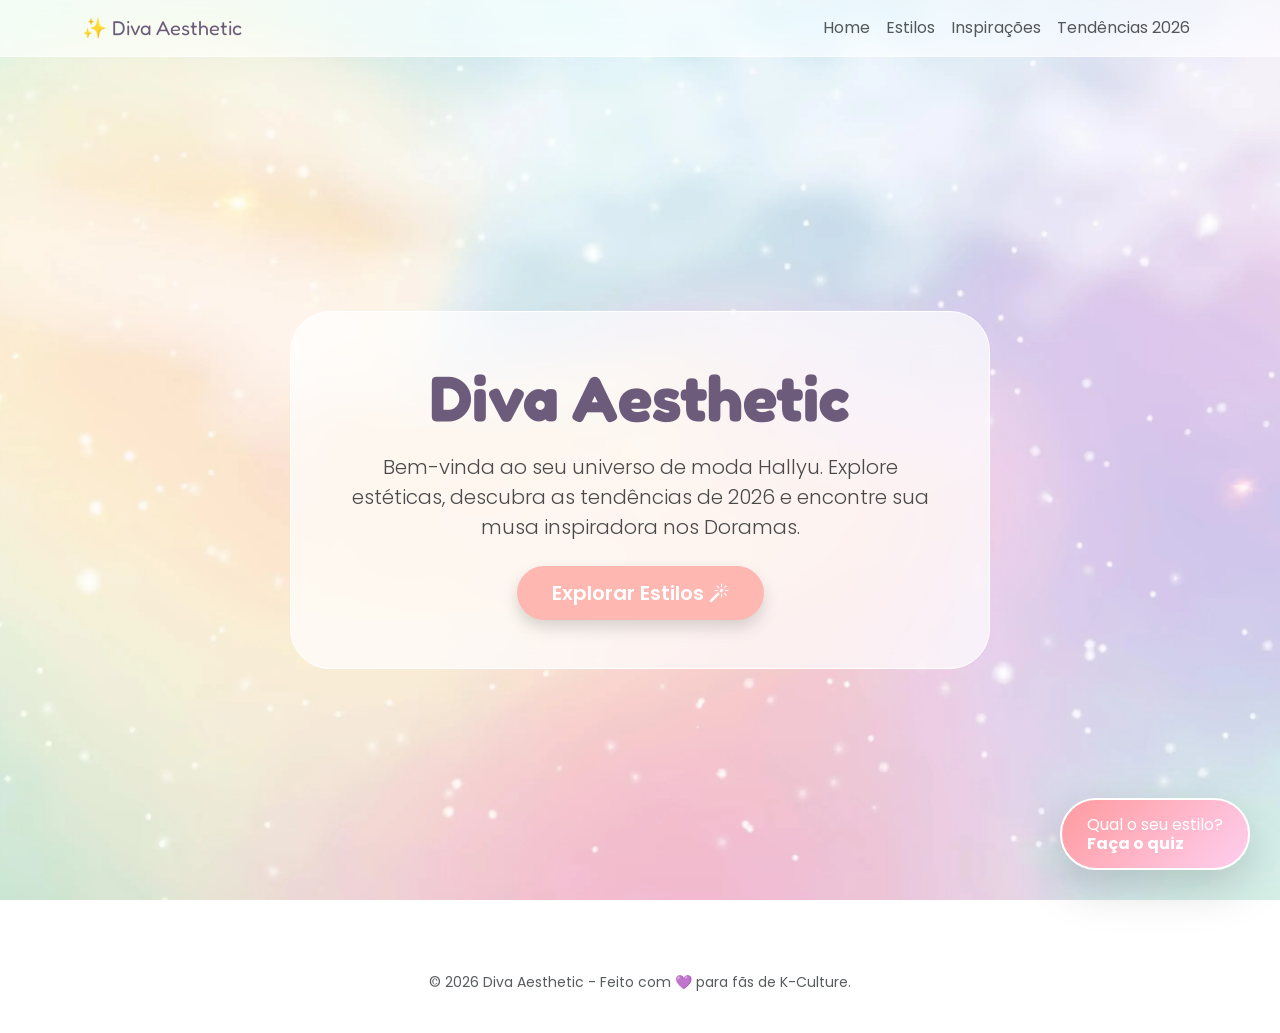
<file: diva-aesthetic/index.html>
<!DOCTYPE html>
<html lang="pt-BR">
<head>
    <meta charset="UTF-8">
    <meta name="viewport" content="width=device-width, initial-scale=1.0">
    <meta name="description" content="Explore estéticas K-Style, tendências de moda 2026 e inspirações de doramas coreanos. Descubra seu estilo aesthetic perfeito.">
    <meta name="keywords" content="K-Style, Doramas, Aesthetic, Moda Coreana, Tendências 2026">
    <meta name="author" content="Daniele Avelino">
    <title>Diva Aesthetic | K-Style & Doramas</title>
    <!-- Bootstrap CSS -->
    <link href="https://cdn.jsdelivr.net/npm/bootstrap@5.3.2/dist/css/bootstrap.min.css" rel="stylesheet">
    <!-- Google Fonts -->
    <link href="https://fonts.googleapis.com/css2?family=Fredoka:wght@400;600&family=Poppins:wght@300;400;600&display=swap" rel="stylesheet">
    <!-- Bootstrap Icons -->
    <link rel="stylesheet" href="https://cdn.jsdelivr.net/npm/bootstrap-icons@1.11.1/font/bootstrap-icons.css">
    <!-- CSS Customizado -->
    <link rel="stylesheet" href="style.css">

    <link rel="shortcut icon" href="favicon.ico" type="image/x-icon">
</head>
<body>

    <!-- ==================== NAVEGAÇÃO ==================== -->
    <nav class="navbar navbar-expand-lg fixed-top glass-effect" role="navigation" aria-label="Menu principal">
        <div class="container">
            <a class="navbar-brand logo-font" href="#" onclick="router('home')" aria-label="Ir para página inicial">✨ Diva Aesthetic</a>
            <button class="navbar-toggler border-0" type="button" data-bs-toggle="collapse" data-bs-target="#navbarNav" aria-expanded="false" aria-label="Abrir menu de navegação">
                <span class="navbar-toggler-icon"></span>
            </button>
            <div class="collapse navbar-collapse justify-content-end" id="navbarNav">
                <ul class="navbar-nav text-center" role="menubar">
                    <li class="nav-item" role="none"><a class="nav-link" href="#" onclick="router('home')" role="menuitem">Home</a></li>
                    <li class="nav-item" role="none"><a class="nav-link" href="#" onclick="router('estilos')" role="menuitem">Estilos</a></li>
                    <li class="nav-item" role="none"><a class="nav-link" href="#" onclick="router('inspiracoes')" role="menuitem">Inspirações</a></li>
                    <li class="nav-item" role="none"><a class="nav-link" href="#" onclick="router('tendencias')" role="menuitem">Tendências 2026</a></li>
                </ul>
            </div>
        </div>
    </nav>

    <!-- ==================== CONTEÚDO PRINCIPAL ==================== -->
    <main id="main-content" role="main">
        <!-- Seção Home -->
        <section id="home" class="page-section active-section">
            <div class="hero-full d-flex align-items-center justify-content-center text-center">
                <div class="glass-card p-5 mx-3">
                    <h1 class="display-3 fw-bold logo-font text-purple">Diva Aesthetic</h1>
                    <p class="lead mt-3 mb-4">Bem-vinda ao seu universo de moda Hallyu. Explore estéticas, descubra as tendências de 2026 e encontre sua musa inspiradora nos Doramas.</p>
                    <button class="btn btn-custom btn-lg shadow" onclick="router('estilos')">Explorar Estilos <i class="bi bi-magic"></i></button>
                </div>
            </div>
        </section>

        <!-- Seção Estilos -->
        <section id="estilos" class="page-section d-none py-5 mt-5">
            <div class="container">
                <h2 class="text-center mb-5 section-title">💫 Galeria de Estilos</h2>
                <div id="styles-container" class="row g-4">
                    </div>
            </div>
        </section>

        <!-- Seção Inspirações -->
        <section id="inspiracoes" class="page-section d-none py-5 mt-5">
            <div class="container">
                <h2 class="text-center mb-2 section-title">📺 Musas de Dorama</h2>
                <p class="text-center text-muted mb-5">Personagens reais que definem cada estética.</p>
                <div class="row justify-content-center mb-5">
                    <div class="col-md-6">
                        <div class="input-group">
                            <span class="input-group-text bg-white border-end-0 rounded-start-pill"><i class="bi bi-search text-pink"></i></span>
                            <input type="text" id="searchInspo" class="form-control border-start-0 rounded-end-pill shadow-none" placeholder="Pesquise por dorama ou personagem...">
                        </div>
                    </div>
                </div>
                <div id="inspirations-container" class="row g-4">
                    </div>
            </div>
        </section>

        <!-- Seção Tendências -->
        <section id="tendencias" class="page-section d-none py-5 mt-5">
            <div class="container">
                <h2 class="text-center mb-5 section-title">🔮 Fashion Future 2026</h2>
                <div class="row g-4 align-items-center">
                    <div class="col-lg-6">
                        <img src="imagens-estilos/tendencias.webp" class="img-fluid rounded-5 shadow-lg" alt="Futuro da Moda">
                    </div>
                    <div class="col-lg-6">
                        <div class="p-4 bg-white rounded-4 shadow-sm">
                            <h4 class="text-purple fw-bold mb-3">O que esperar da moda Hallyu?</h4>
                            <p>Em 2026, a tecnologia deixa de ser apenas um acessório e passa a ser o tecido da nossa realidade. Veremos o surgimento de peças modulares e materiais biodegradáveis de alta performance.</p>
                            <hr>
                            <ul class="list-unstyled">
                                <li class="mb-3"><i class="bi bi-check2-circle text-pink"></i> <strong>Moda Sustentável 3.0:</strong> Tecidos feitos de algas que purificam o ar.</li>
                                <li class="mb-3"><i class="bi bi-check2-circle text-pink"></i> <strong>Acessórios Holo-Core:</strong> Joias de projeção holográfica.</li>
                                <li><i class="bi bi-check2-circle text-pink"></i> <strong>Smart Fabrics:</strong> Roupas que mudam de cor via Bluetooth.</li>
                            </ul>
                        </div>
                    </div>
                </div>
            </div>
        </section>
    </main>

    <!-- ==================== RODAPÉ ==================== -->
    <footer class="text-center py-4 bg-white mt-5" role="contentinfo">
        <p class="text-muted small">© 2026 Diva Aesthetic - Feito com 💜 para fãs de K-Culture.</p>
    </footer>

    <!-- ==================== BOTÃO FLUTUANTE ==================== -->
    <a href="https://daniieleavelino.github.io/portfoliocianopink/quiz/" class="quiz-btn shadow-lg" onclick>
        Qual o seu estilo? <br><strong>Faça o quiz</strong>
    </a>

    <!-- ==================== SCRIPTS ==================== -->
    <!-- Bootstrap JS -->
    <script src="https://cdn.jsdelivr.net/npm/bootstrap@5.3.2/dist/js/bootstrap.bundle.min.js"></script>
    <!-- Script Customizado -->
    <script src="script.js"></script>
</body>
</html>
</file>
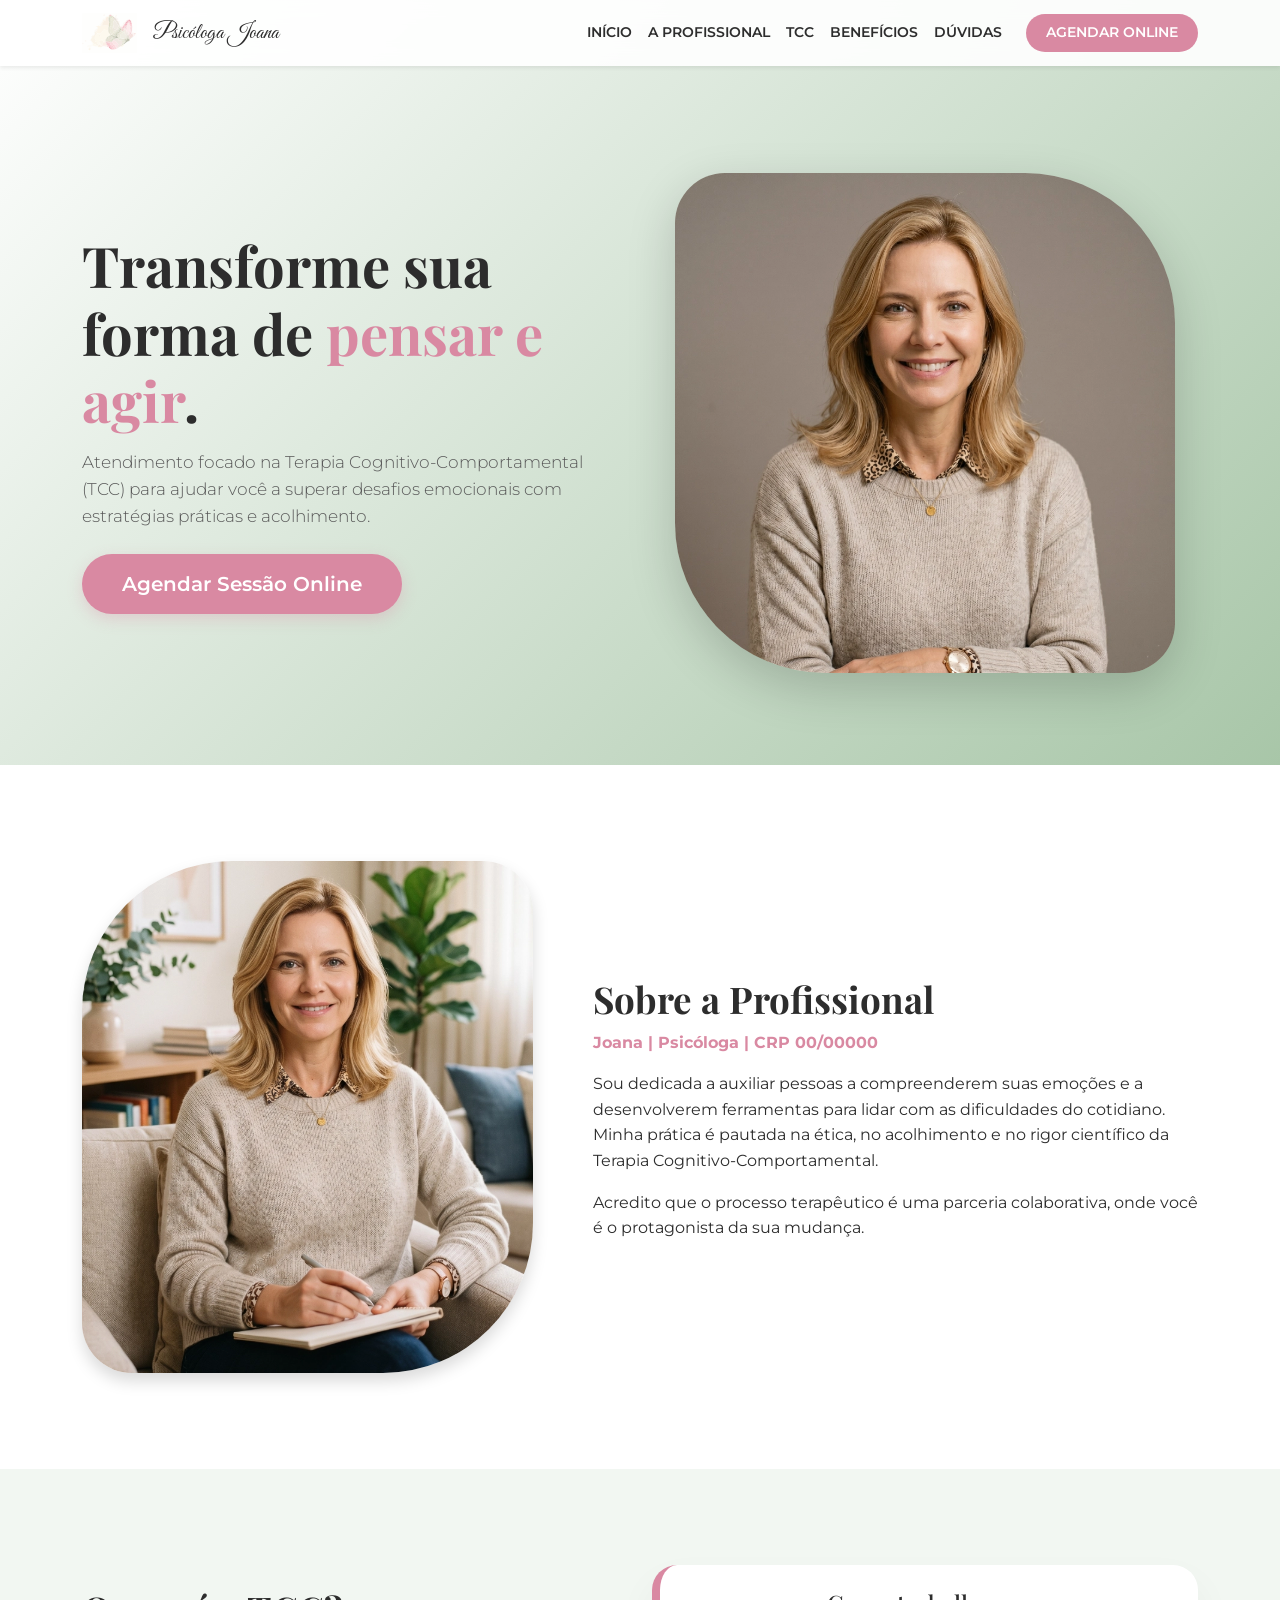
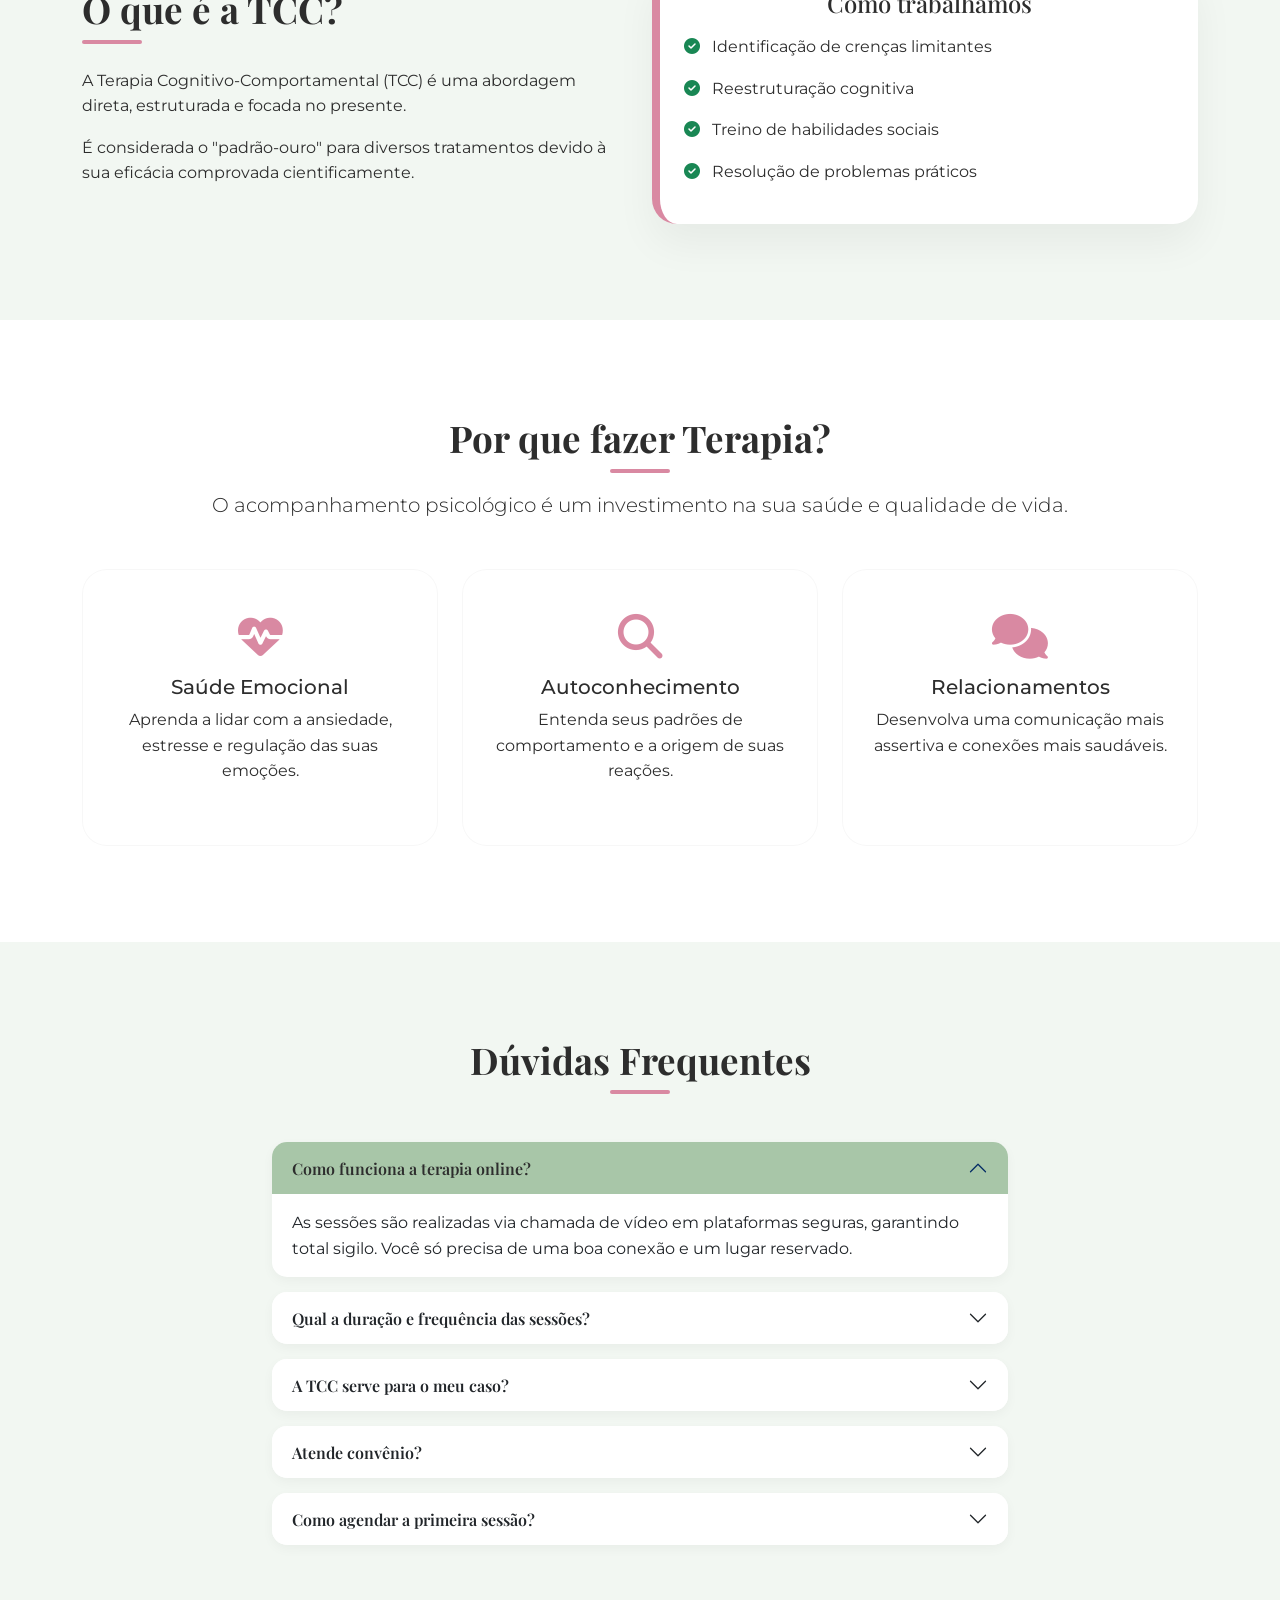
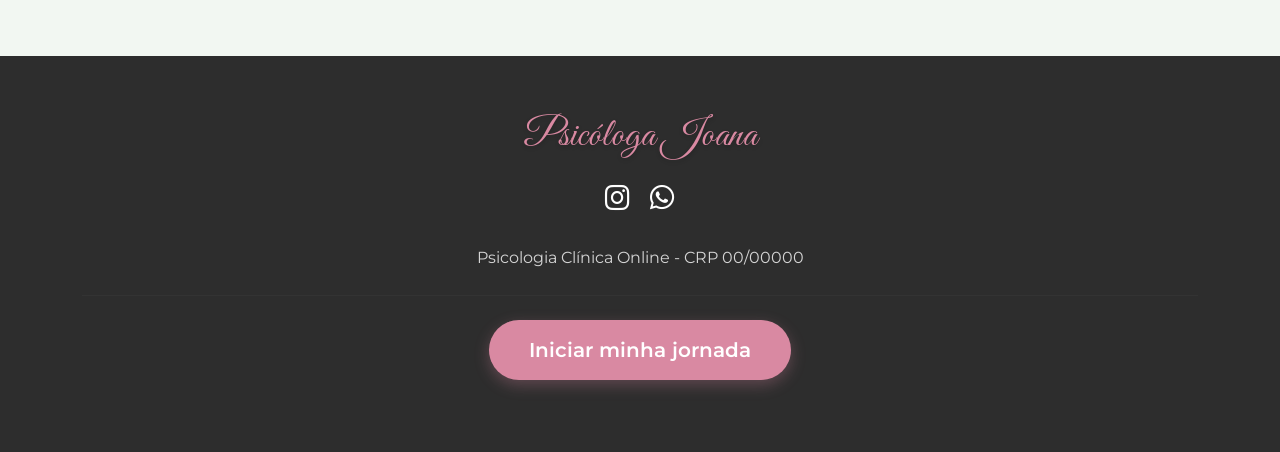
<file: psicologia/index.html>
<!DOCTYPE html>
<html lang="pt-br">

<head>
    <meta charset="UTF-8">
    <meta name="viewport" content="width=device-width, initial-scale=1.0">
    <title>Joana | Psicóloga TCC - CRP 00/00000</title>

    <link href="https://cdn.jsdelivr.net/npm/bootstrap@5.3.2/dist/css/bootstrap.min.css" rel="stylesheet">
    <link
        href="https://fonts.googleapis.com/css2?family=Great+Vibes&family=Montserrat:wght@300;400;600&family=Playfair+Display:wght@700&display=swap"
        rel="stylesheet">
    <link rel="stylesheet" href="https://cdnjs.cloudflare.com/ajax/libs/font-awesome/6.4.2/css/all.min.css">
    <link href="https://unpkg.com/aos@2.3.1/dist/aos.css" rel="stylesheet">

    <link rel="stylesheet" href="style.css">
    <link rel="icon" type="image/png" sizes="32x32" href="favicon_io/favicon-32x32.png">
    <link rel="icon" type="image/png" sizes="16x16" href="favicon_io/favicon-16x16.png">
</head>

<body>

    <nav class="navbar navbar-expand-lg fixed-top shadow-sm" id="mainNav">
        <div class="container">
            <a class="navbar-brand d-flex align-items-center" href="#inicio">

                <!-- BORBOLETA -->
                <div class="brand-icon me-2">
                    <img src="imagens/svg-borboleta.svg" alt="Borboleta" style="height: 40px; width: auto;" />
                </div>
                <div class="brand-name ms-2 logo-font">Psicóloga Joana</div>

            </a>
            <button class="navbar-toggler" type="button" data-bs-toggle="collapse" data-bs-target="#navbarNav">
                <span class="navbar-toggler-icon"></span>
            </button>
            <div class="collapse navbar-collapse" id="navbarNav">
                <ul class="navbar-nav ms-auto text-uppercase">
                    <li class="nav-item"><a class="nav-link" href="#inicio">Início</a></li>
                    <li class="nav-item"><a class="nav-link" href="#sobre">A Profissional</a></li>
                    <li class="nav-item"><a class="nav-link" href="#abordagem">TCC</a></li>
                    <li class="nav-item"><a class="nav-link" href="#beneficios">Benefícios</a></li>
                    <li class="nav-item"><a class="nav-link" href="#faq">Dúvidas</a></li>
                    <li class="nav-item"><a class="nav-link btn-cta-nav ms-lg-3"
                            href="https://wa.me/0000000000000">Agendar Online</a></li>
                </ul>
            </div>
        </div>
    </nav>

    <section id="inicio" class="hero-section d-flex align-items-center">
        <div class="container">
            <div class="row align-items-center">
                <div class="col-lg-6" data-aos="fade-up">
                    <h1 class="display-4 fw-bold mb-3">Transforme sua forma de <span class="text-accent">pensar e
                            agir</span>.</h1>
                    <p class="lead mb-4">Atendimento focado na Terapia Cognitivo-Comportamental (TCC) para ajudar você a
                        superar desafios emocionais com estratégias práticas e acolhimento.</p>
                    <div class="d-grid d-md-flex gap-3">
                        <a href="https://wa.me/0000000000000" class="btn btn-primary-custom btn-lg">Agendar Sessão
                            Online</a>
                    </div>
                </div>
                <div class="col-lg-6 text-center" data-aos="zoom-in">
                    <div class="hero-img-wrapper mt-5 mt-lg-0">
                        <img src="imagens/hero.webp
                        " alt="Emilly Ferrarini" class="img-fluid rounded-custom shadow-lg">
                    </div>
                </div>
            </div>
        </div>
    </section>

    <section id="sobre" class="py-5 bg-white">
        <div class="container py-5">
            <div class="row align-items-center">
                <div class="col-lg-5 mb-4 mb-lg-0" data-aos="fade-right">
                    <img src="imagens/sobre.webp" class="img-fluid rounded-custom-alt shadow">
                </div>
                <div class="col-lg-7 ps-lg-5" data-aos="fade-left">
                    <h2 class="section-title">Sobre a Profissional</h2>
                    <p class="text-accent fw-bold mb-3">Joana | Psicóloga | CRP 00/00000</p>
                    <p>Sou dedicada a auxiliar pessoas a compreenderem suas emoções e a desenvolverem ferramentas para
                        lidar com as dificuldades do cotidiano. Minha prática é pautada na ética, no acolhimento e no
                        rigor científico da Terapia Cognitivo-Comportamental.</p>
                    <p>Acredito que o processo terapêutico é uma parceria colaborativa, onde você é o protagonista da
                        sua mudança.</p>
                </div>
            </div>
        </div>
    </section>

    <section id="abordagem" class="py-5 bg-light-green">
        <div class="container py-5">
            <div class="row align-items-center">
                <div class="col-lg-6" data-aos="fade-right">
                    <h2 class="section-title">O que é a TCC?</h2>
                    <div class="divider mb-4"></div>
                    <p>A Terapia Cognitivo-Comportamental (TCC) é uma abordagem direta, estruturada e focada no
                        presente.</p>
                    <p>É considerada o "padrão-ouro" para diversos tratamentos devido à sua eficácia comprovada
                        cientificamente.</p>
                </div>
                <div class="col-lg-6" data-aos="fade-left">
                    <div class="card-tcc p-4 bg-white">
                        <h4 class="mb-3 text-center">Como trabalhamos</h4>
                        <ul class="list-unstyled custom-list">
                            <li class="mb-3"><i class="fas fa-check-circle text-success me-2"></i> Identificação de
                                crenças limitantes</li>
                            <li class="mb-3"><i class="fas fa-check-circle text-success me-2"></i> Reestruturação
                                cognitiva</li>
                            <li class="mb-3"><i class="fas fa-check-circle text-success me-2"></i> Treino de habilidades
                                sociais</li>
                            <li><i class="fas fa-check-circle text-success me-2"></i> Resolução de problemas práticos
                            </li>
                        </ul>
                    </div>
                </div>
            </div>
        </div>
    </section>

    <section id="beneficios" class="py-5 bg-white">
        <div class="container py-5">
            <div class="text-center mb-5" data-aos="fade-up">
                <h2 class="section-title">Por que fazer Terapia?</h2>
                <div class="divider mx-auto"></div>
                <p class="mt-3 lead">O acompanhamento psicológico é um investimento na sua saúde e qualidade de vida.
                </p>
            </div>
            <div class="row g-4">
                <div class="col-md-4" data-aos="fade-up">
                    <div class="benefit-card">
                        <i class="fas fa-heartbeat mb-3"></i>
                        <h5>Saúde Emocional</h5>
                        <p>Aprenda a lidar com a ansiedade, estresse e regulação das suas emoções.</p>
                    </div>
                </div>
                <div class="col-md-4" data-aos="fade-up" data-aos-delay="100">
                    <div class="benefit-card">
                        <i class="fas fa-search mb-3"></i>
                        <h5>Autoconhecimento</h5>
                        <p>Entenda seus padrões de comportamento e a origem de suas reações.</p>
                    </div>
                </div>
                <div class="col-md-4" data-aos="fade-up" data-aos-delay="200">
                    <div class="benefit-card">
                        <i class="fas fa-comments mb-3"></i>
                        <h5>Relacionamentos</h5>
                        <p>Desenvolva uma comunicação mais assertiva e conexões mais saudáveis.</p>
                    </div>
                </div>
            </div>
        </div>
    </section>

    <section id="faq" class="py-5 bg-light-green">
        <div class="container py-5">
            <div class="text-center mb-5" data-aos="fade-up">
                <h2 class="section-title">Dúvidas Frequentes</h2>
                <div class="divider mx-auto"></div>
            </div>
            <div class="row justify-content-center">
                <div class="col-lg-8" data-aos="fade-up">
                    <div class="accordion accordion-custom" id="faqAccordion">
                        <div class="accordion-item">
                            <h2 class="accordion-header">
                                <button class="accordion-button" type="button" data-bs-toggle="collapse"
                                    data-bs-target="#q1">
                                    Como funciona a terapia online?
                                </button>
                            </h2>
                            <div id="q1" class="accordion-collapse collapse show" data-bs-parent="#faqAccordion">
                                <div class="accordion-body">As sessões são realizadas via chamada de vídeo em
                                    plataformas seguras, garantindo total sigilo. Você só precisa de uma boa conexão e
                                    um lugar reservado.</div>
                            </div>
                        </div>
                        <div class="accordion-item">
                            <h2 class="accordion-header">
                                <button class="accordion-button collapsed" type="button" data-bs-toggle="collapse"
                                    data-bs-target="#q2">
                                    Qual a duração e frequência das sessões?
                                </button>
                            </h2>
                            <div id="q2" class="accordion-collapse collapse" data-bs-parent="#faqAccordion">
                                <div class="accordion-body">As sessões duram 50 minutos e ocorrem semanalmente,
                                    frequência ideal para garantir a continuidade do processo terapêutico.</div>
                            </div>
                        </div>
                        <div class="accordion-item">
                            <h2 class="accordion-header">
                                <button class="accordion-button collapsed" type="button" data-bs-toggle="collapse"
                                    data-bs-target="#q3">
                                    A TCC serve para o meu caso?
                                </button>
                            </h2>
                            <div id="q3" class="accordion-collapse collapse" data-bs-parent="#faqAccordion">
                                <div class="accordion-body">A TCC é eficaz para ansiedade, depressão, luto, autoestima e
                                    muito mais. Na primeira sessão, avaliaremos suas demandas específicas.</div>
                            </div>
                        </div>
                        <div class="accordion-item">
                            <h2 class="accordion-header">
                                <button class="accordion-button collapsed" type="button" data-bs-toggle="collapse"
                                    data-bs-target="#q4">
                                    Atende convênio?
                                </button>
                            </h2>
                            <div id="q4" class="accordion-collapse collapse" data-bs-parent="#faqAccordion">
                                <div class="accordion-body">Atendimento particular, com emissão de recibo para que você
                                    possa solicitar reembolso no seu plano de saúde.</div>
                            </div>
                        </div>
                        <div class="accordion-item">
                            <h2 class="accordion-header">
                                <button class="accordion-button collapsed" type="button" data-bs-toggle="collapse"
                                    data-bs-target="#q5">
                                    Como agendar a primeira sessão?
                                </button>
                            </h2>
                            <div id="q5" class="accordion-collapse collapse" data-bs-parent="#faqAccordion">
                                <div class="accordion-body">Basta clicar no botão do WhatsApp e me enviar uma mensagem.
                                    Verificaremos a disponibilidade de horários.</div>
                            </div>
                        </div>
                    </div>
                </div>
            </div>
        </div>
    </section>

    <footer class="py-5 bg-dark-custom text-white">
        <div class="container text-center">
            <a href="#inicio" class="footer-logo d-flex flex-column justify-content-center align-items-center mb-5">                
                <div class="footer-brand-name">
                    <div class="logo-font">Psicóloga Joana</div>
                </div>
            </a>
            <div class="mb-4">
                <a href="https://instagram.com/psi.emillyferrarini" target="_blank" class="text-white me-3 fs-3"><i
                        class="fab fa-instagram"></i></a>
                <a href="https://wa.me/0000000000000" target="_blank" class="text-white fs-3"><i
                        class="fab fa-whatsapp"></i></a>
            </div>
            <p>Psicologia Clínica Online - CRP 00/00000</p>
            <hr class="opacity-25 my-4">
            <a href="https://wa.me/0000000000000" class="btn btn-primary-custom btn-lg mb-4">Iniciar minha jornada</a>
        </div>

        
    </footer>

    <script src="https://cdn.jsdelivr.net/npm/bootstrap@5.3.2/dist/js/bootstrap.bundle.min.js"></script>
    <script src="https://unpkg.com/aos@2.3.1/dist/aos.js"></script>
    <script src="script.js"></script> 
            

</body>

</html>
</file>
<file: diva-aesthetic/style.css>
/* ==================== VARIÁVEIS GLOBAIS ==================== */
:root {
    --primary-pink: #FFB7B2;
    --primary-purple: #C7B8EA;
    --bg-gradient: linear-gradient(135deg, #FFF5F7 0%, #F3E5F5 100%);
    --font-heading: 'Fredoka', cursive;
    --font-body: 'Poppins', sans-serif;
}

/* ==================== RESET E BASE ==================== */
body {
    font-family: var(--font-body);
    background: var(--bg-gradient);
    background-attachment: fixed;
    color: #4A4A4A;
    overflow-x: hidden;
}

/* ==================== NAVEGAÇÃO ==================== */
/* Navbar e Efeito Vidro */
.glass-effect {
    background: rgba(255, 255, 255, 0.7);
    backdrop-filter: blur(12px) saturate(160%); /* Mais saturação e desfoque */
    -webkit-backdrop-filter: blur(12px) saturate(160%); /* Suporte Safari */
    border-bottom: 1px solid rgba(255, 255, 255, 0.4);
}

.logo-font { font-family: var(--font-heading); color: #6C5B7B; }
.text-purple { color: #6C5B7B; }
.text-pink { color: var(--primary-pink); }

/* ==================== TRANSIÇÕES E ANIMAÇÕES ==================== */
/* Transições de Página Estilo App */
.page-section {
    animation: fadeInApp 0.6s ease-out;
}

@keyframes fadeInApp {
    from { opacity: 0; transform: translateY(20px); }
    to { opacity: 1; transform: translateY(0); }
}

/* Destaque ao vincular Estilo -> Inspiração */
.highlight-pulse {
    animation: pulseBorder 2s infinite;
}

@keyframes pulseBorder {
    0% { box-shadow: 0 0 0 0 rgba(255, 183, 178, 0.7); }
    70% { box-shadow: 0 0 0 20px rgba(255, 183, 178, 0); }
    100% { box-shadow: 0 0 0 0 rgba(255, 183, 178, 0); }
}

/* ==================== SEÇÕES PRINCIPAIS ==================== */
/* Hero Section Home */
.hero-full {
    min-height: 100vh;
    background: url('imagens-estilos/fundo.webp') center/cover no-repeat;
    padding-top: 80px;
}

.glass-card {
    background: rgba(255, 255, 255, 0.7);
    backdrop-filter: blur(15px);
    border-radius: 40px;
    border: 1px solid white;
    max-width: 700px;
}

/* ==================== COMPONENTES ==================== */
/* Botão Customizado */
.btn-custom {
    background-color: var(--primary-pink);
    color: white;
    border-radius: 50px;
    padding: 12px 35px;
    border: none;
    font-weight: 600;
    transition: 0.3s;
}

.btn-custom:hover {
    background-color: #ff9a94;
    transform: scale(1.05);
    color: white;
}

/* Cards de Estilo */
.style-card {
    background: white;
    border-radius: 25px;
    overflow: hidden;
    transition: 0.3s;
    border: none;
    box-shadow: 0 10px 30px rgba(0,0,0,0.05);
}

.style-card:hover {
    transform: translateY(-10px);
    box-shadow: 0 15px 45px rgba(199, 184, 234, 0.3);
}

.card-img-top {
    height: 380px;
    object-fit: cover;
}

/* Cards de Inspiração Dorama */
.inspo-card-v2 {
    background: white;
    border-radius: 20px;
    overflow: hidden;
    border: none;
    transition: 0.5s;
}

.inspo-card-v2 img {
    transition: 0.5s;
}

.inspo-card-v2:hover img { transform: scale(1.1); }

/* Centralizar cards que sobrarem nas linhas */
#styles-container, #inspirations-container {
    justify-content: center !important;
}

/* Botão Quiz Flutuante */
.quiz-btn {
    position: fixed;
    bottom: 30px;
    right: 30px;
    background: linear-gradient(135deg, #FF9A9E, #FECFEF);
    color: white;
    padding: 15px 25px;
    border-radius: 50px;
    text-decoration: none;
    z-index: 1000;
    line-height: 1.2;
    border: 2px solid white;
}

.quiz-btn:hover { color: white; transform: scale(1.1); }
</file>
<file: psicologia/style.css>
/* ============================================ */
/* VARIÁVEIS E GERAIS */
/* ============================================ */

/* Definição de cores e paleta principal */
:root {
    --primary-pink: #D989A2;     /* Rosa sofisticado */
    --secondary-green: #A8C6A8;  /* Verde sálvia */
    --accent-gold: #C5A059;      /* Dourado para detalhes */
    --text-dark: #2D2D2D;        /* Texto principal */
    --text-muted: #5A5A5A;       /* Texto secundário */
    --bg-light: #F8F9FA;         /* Fundo claro */
    --white: #ffffff;            /* Branco puro */
}

/* Configurações gerais do corpo da página (fonte, cor do texto, fundo e espaçamento entre linhas) */
body {
    font-family: 'Montserrat', sans-serif;
    color: var(--text-dark);
    background-color: var(--bg-light);
    overflow-x: hidden;
    line-height: 1.6;
}

/* Fonte estilizada para componentes que exigem aspecto de escrita manual (logo/nome) */
.logo-font {
    font-family: 'Great Vibes', cursive !important;
    font-size: 2rem;
    color: var(--text-dark) !important;
}

/* Fonte para todos os níveis de títulos principais */
h1, h2, h3, h4 {
    font-family: 'Playfair Display', serif;
}

/* Aplica a cor rosa principal para dar destaque em partes específicas de um texto */
.text-accent {
    color: var(--primary-pink);
}

/* Estilo padrão para os títulos principais que abrem cada seção */
.section-title {
    font-size: 2.3rem;
    font-weight: 700;
    color: var(--text-dark);
}

/* Linha divisória com cor rosa para criar separação visual abaixo dos títulos */
.divider {
    width: 60px;
    height: 4px;
    background: var(--primary-pink);
    border-radius: 2px;
}

/* Cor de fundo verde sálvia claro para diferenciar o fundo de algumas seções */
.bg-light-green {
    background-color: #f2f7f2;
}

/* ============================================ */
/* NAVBAR (CABEÇALHO) */
/* ============================================ */

/* Define o fundo branco semi-transparente e o efeito de desfoque (vidro) da barra superior */
#mainNav {
    background: rgba(255, 255, 255, 0.95);
    backdrop-filter: blur(10px);
}

/* Remove a linha de sublinhado do container da logo na barra de navegação */
.navbar-brand {
    text-decoration: none;
}

/* Define as dimensões do contêiner que guarda o ícone da logo no topo */
.brand-icon {
    height: 40px;
    width: auto;
}

/* Ajusta a altura, a proporção e o comportamento de bloco do SVG do ícone no topo */
.brand-icon svg {
    height: 40px;
    width: auto;
    display: block;
}

/* Define as dimensões do contêiner que guarda o texto da logo no topo */
.brand-text {
    height: 24px;
    width: auto;
}

/* Ajusta a altura, a proporção e o comportamento de bloco do SVG do nome da marca no topo */
.brand-text svg {
    height: 45px;
    width: auto;
    display: block;
}

/* Espaço e alinhamento para o nome ao lado do ícone da marca */
.brand-name {
    display: flex;
    align-items: center;
}

/* Estilo da fonte do nome da profissional na navbar */
.navbar .logo-font {
    color: var(--primary-pink);
    font-size: 1.4rem;
    line-height: 1;
}

/* Define a espessura da fonte, cor escura e tamanho para os links do menu */
.nav-link {
    font-weight: 600;
    color: var(--text-dark) !important;
    font-size: 0.85rem;
}

/* Define cor de fundo rosa, texto branco, borda arredondada, espaçamento interno e efeito de transição para o botão do menu */
.btn-cta-nav {
    background: var(--primary-pink);
    color: white !important;
    border-radius: 50px;
    padding: 8px 20px !important;
    transition: 0.3s;
}

/* Troca a cor de fundo do botão do menu para dourado quando o mouse passa por cima */
.btn-cta-nav:hover {
    background: var(--accent-gold);
}

/* Força o botão de menu sanduíche (hambúrguer) a aparecer em telas menores que 991.98px */
@media (max-width: 991.98px) {
    .navbar-toggler {
        display: block !important;
    }
}

/* ============================================ */
/* HERO (INÍCIO) */
/* ============================================ */

/* Configura a seção inicial definindo altura mínima, fundo com gradiente linear e recuo no topo para evitar a navbar */
.hero-section {
    min-height: 85vh; /* Altura da seção */
    background: linear-gradient(135deg, #fff 0%, var(--secondary-green) 100%);
    padding-top: 80px; /* REDUZIDO: Estava em 120px, empurrava tudo para baixo */
}

/* Ajusta o texto secundário da hero definindo tamanho elegante, cor discreta e limitando a largura máxima */
.hero-section .lead {
    font-size: 1.05rem; /* REDUZIDO: Mais elegante e ocupa menos espaço */
    color: var(--text-muted);
    max-width: 550px;
}

/* Estilo do botão principal da hero (fundo rosa, texto branco, sem borda, arredondado e com sombra rosa leve) */
.btn-primary-custom {
    background: var(--primary-pink);
    border: none;
    color: white;
    padding: 15px 40px;
    border-radius: 50px;
    font-weight: 600;
    transition: 0.3s;
    box-shadow: 0 5px 15px rgba(217, 137, 162, 0.3);
}

/* Faz o botão principal subir levemente, escurecer a cor de fundo e aumentar a sombra ao receber hover */
.btn-primary-custom:hover {
    transform: translateY(-3px);
    background: #c2768e;
    color: white;
    box-shadow: 0 8px 20px rgba(217, 137, 162, 0.5);
}

/* Estiliza a imagem da hero cortando as bordas de modo assimétrico moderno e limitando a altura máxima */
.rounded-custom {
    border-radius: 50px 150px 50px 150px;
    max-height: 500px; /* Evita que fotos verticais estiquem a hero */
    object-fit: cover;
}

/* ============================================ */
/* SOBRE A PROFISSIONAL */
/* ============================================ */

/* Define o corte de bordas assimétrico inverso para a foto que aparece na seção "Sobre" */
.rounded-custom-alt {
    border-radius: 150px 50px 150px 50px;
}

/* ============================================ */
/* ABORDAGEM (TCC) */
/* ============================================ */

/* Aplica bordas arredondadas, sombra acentuada e uma barra grossa na cor rosa na lateral esquerda do cartão */
.card-tcc {
    border-radius: 25px;
    box-shadow: 0 20px 40px rgba(0, 0, 0, 0.05);
    border-left: 8px solid var(--primary-pink);
}

/* ============================================ */
/* BENEFÍCIOS */
/* ============================================ */

/* Estilo base dos cartões de benefícios: fundo branco, espaçamento, bordas arredondadas e sombra suave padrão */
.benefit-card {
    background: white;
    padding: 45px 25px;
    border-radius: 25px;
    text-align: center;
    height: 100%;
    transition: 0.4s;
    border: 1px solid rgba(0, 0, 0, 0.03);
}

/* Estiliza os ícones dentro dos cartões de benefícios definindo tamanho grande, cor rosa e margem inferior */
.benefit-card i {
    font-size: 2.8rem;
    color: var(--primary-pink);
    margin-bottom: 20px;
    display: block;
}

/* Efeito ao passar o mouse: o cartão sobe na tela, ganha uma sombra mais marcante e a borda fica verde sálvia */
.benefit-card:hover {
    transform: translateY(-12px);
    box-shadow: 0 15px 35px rgba(0, 0, 0, 0.08);
    border-color: var(--secondary-green);
}

/* ============================================ */
/* FAQ (DÚVIDAS FREQUENTES) */
/* ============================================ */

/* Remove a borda padrão de cada caixa do acordeão, arredonda todos os cantos e adiciona sombra leve */
.accordion-custom .accordion-item {
    border: none;
    margin-bottom: 15px;
    border-radius: 15px !important;
    overflow: hidden;
    box-shadow: 0 4px 12px rgba(0, 0, 0, 0.04);
}

/* Aumenta a espessura da fonte para o título/botão de cada pergunta do acordeão */
.accordion-button {
    font-weight: 600;
}

/* Altera a cor de fundo para verde sálvia e mantém o texto escuro na pergunta que estiver com a resposta aberta */
.accordion-button:not(.collapsed) {
    background-color: var(--secondary-green);
    color: var(--text-dark);
    box-shadow: none;
}

/* Retira o destaque azul ou contorno padrão gerado pelo navegador ao clicar no botão do acordeão */
.accordion-button:focus {
    box-shadow: none;
}

/* ============================================ */
/* FOOTER (RODAPÉ) */
/* ============================================ */

/* Força a aplicação da cor de fundo escura e torna todos os textos padrão brancos no rodapé */
.bg-dark-custom {
    background-color: var(--text-dark) !important;
    color: var(--white);
}

/* Remove a linha de sublinhado e alinha no centro o container que envolve o logo no rodapé */
.footer-logo {
    text-decoration: none;
    justify-content: center;
}

/* Define as dimensões do contêiner que guarda o ícone da marca no rodapé */
.footer-brand-icon {
    height: 40px;
    width: auto;
}

/* Define as dimensões do contêiner que guarda o texto da marca no rodapé */
.footer-brand-name {
    height: 24px;
    width: auto;
}

/* Ajusta as proporções do SVG da logo em texto no rodapé e o alinha ao centro do bloco */
.footer-brand-name svg {
    height: 65px;
    width: auto;
    display: block;
    margin: 0 auto;
}

/* Estilo para fontes da classe logo-font quando estão dentro do rodapé (cor rosa, tamanho grande e leve sombra escura) */
footer .logo-font {
    color: var(--primary-pink) !important;
    font-size: 2.5rem;
    text-shadow: 0 2px 4px rgba(0, 0, 0, 0.2);
}

/* Diminui a opacidade dos textos de parágrafo dentro do rodapé para dar mais leveza visual */
footer p {
    color: rgba(255, 255, 255, 0.8);
}

/* Deixa a linha divisória do rodapé quase transparente */
footer hr {
    border-color: rgba(255, 255, 255, 0.1);
}

/* Estilo do link de política de privacidade: cor esbranquiçada discreta, sem linha embaixo e transição suave */
.footer-link {
    color: rgba(255, 255, 255, 0.6); /* Branco suave/transparente */
    text-decoration: none;
    font-size: 0.85rem;
    transition: 0.3s;
}

/* Muda a cor do link da política de privacidade para rosa e adiciona linha embaixo ao passar o mouse */
.footer-link:hover {
    color: var(--primary-pink); /* Fica rosa ao passar o mouse */
    text-decoration: underline;
}

/* ============================================ */
/* BARRA DE COOKIES E MODAL (LGPD) */
/* ============================================ */

/* Posiciona a barra de cookies fixada no rodapé da tela, com fundo branco, bordas arredondadas e oculta por padrão */
.cookie-bar {
    position: fixed;
    bottom: 20px;
    left: 20px;
    right: 20px;
    background: #ffffff;
    border-radius: 15px;
    z-index: 9999;
    border: 1px solid var(--secondary-green);
    display: none; /* Inicialmente oculto via JS */
}

/* Arredonda totalmente as bordas do conteúdo do modal de privacidade e remove o contorno do navegador */
.modal-content {
    border-radius: 20px;
    border: none;
}

/* Pinta de off-white e arredonda apenas os cantos superiores do cabeçalho do modal de privacidade */
.modal-header {
    background-color: var(--bg-light);
    border-radius: 20px 20px 0 0;
}
</file>
